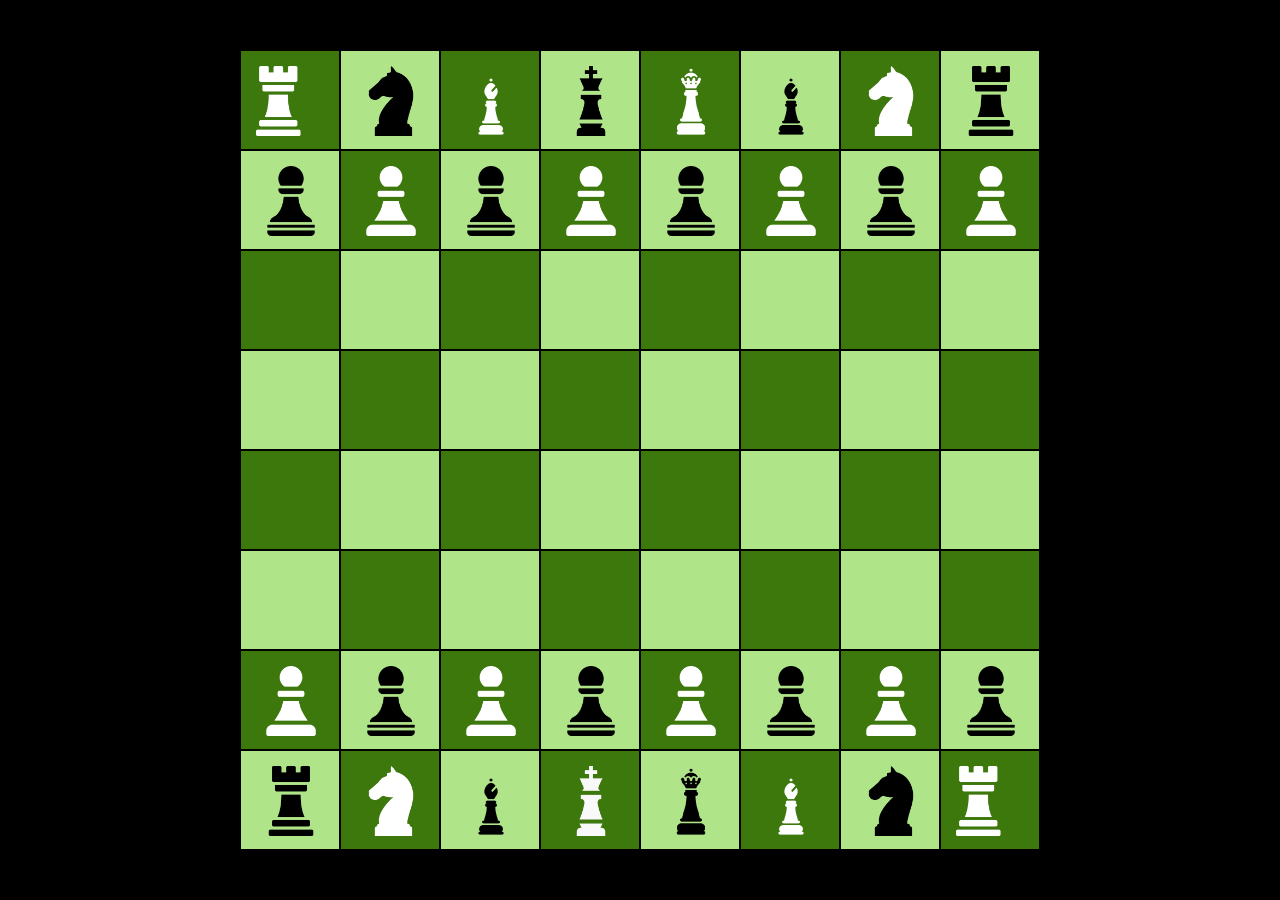
<file: ChessBord/index.html>
<!DOCTYPE html>
<html lang="en">
<head>
    <meta charset="UTF-8">
    <meta name="viewport" content="width=device-width, initial-scale=1.0">
    <title>Document</title>
    <link rel="stylesheet" type="text/css" href="style.css">
</head>
<body>

       <!-- Board -->
       <div class="chessboard">
        <div class="chess">
            <div class="Row-1">
                <div class="white">
                    <img src="img/WHITEROOK.png" height="70px" width="70px">
                </div>
                <div class="black">
                    <img src="img/BLACKHORSE.png" height="70px" width="70px">
                </div>
                <div class="white">
                    <img src="img/WHITEBISHOP.png" height="70px" width="70px">
                </div>
                <div class="black">
                    <img src="img/BLACKKING.png" height="70px" width="70px">
                </div>
                <div class="white">
                    <img src="img/WHITEQUEEN.png" height="70px" width="70px">
                </div>
                <div class="black">
                    <img src="img/BLACKBISHOP.png" height="70px" width="70px">
                </div>
                <div class="white">
                    <img src="img/WHITEHORSE.png" height="70px" width="70px">
                </div>
                <div class="black">
                    <img src="img/BLACKROOK.png" height="70px" width="70px">
                </div>
            </div>

            <div class="Row-2">
                <div class="black">
                    <img src="img/BLACKPAWAN.png" height="70px" width="70px">
                </div>
                <div class="white">
                    <img src="img/WHITEPAWAN.png" height="70px" width="70px">
                </div>
                <div class="black">
                    <img src="img/BLACKPAWAN.png" height="70px" width="70px">
                </div>
                <div class="white">
                    <img src="img/WHITEPAWAN.png" height="70px" width="70px">
                </div>
                <div class="black">
                    <img src="img/BLACKPAWAN.png" height="70px" width="70px">
                </div>
                <div class="white">
                    <img src="img/WHITEPAWAN.png" height="70px" width="70px">
                </div>
                <div class="black">
                    <img src="img/BLACKPAWAN.png" height="70px" width="70px">
                </div>
                <div class="white">
                    <img src="img/WHITEPAWAN.png" height="70px" width="70px">
                </div>
            </div>

            <div class="Row-1">
                <div class="white"></div>
                <div class="black"></div>
                <div class="white"></div>
                <div class="black"></div>
                <div class="white"></div>
                <div class="black"></div>
                <div class="white"></div>
                <div class="black"></div>
            </div>

            <div class="Row-2">
                <div class="black"></div>
                <div class="white"></div>
                <div class="black"></div>
                <div class="white"></div>
                <div class="black"></div>
                <div class="white"></div>
                <div class="black"></div>
                <div class="white"></div>
            </div>

            <div class="Row-1">
                <div class="white"></div>
                <div class="black"></div>
                <div class="white"></div>
                <div class="black"></div>
                <div class="white"></div>
                <div class="black"></div>
                <div class="white"></div>
                <div class="black"></div>
            </div>

            <div class="Row-2">
                <div class="black"></div>
                <div class="white"></div>
                <div class="black"></div>
                <div class="white"></div>
                <div class="black"></div>
                <div class="white"></div>
                <div class="black"></div>
                <div class="white"></div>
            </div>

            <div class="Row-1">
                <div class="white">
                    <img src="img/WHITEPAWAN.png" height="70px" width="70px">
                </div>
                <div class="black">
                    <img src="img/BLACKPAWAN.png" height="70px" width="70px">
                </div>
                <div class="white">
                    <img src="img/WHITEPAWAN.png" height="70px" width="70px">
                </div>
                <div class="black">
                    <img src="img/BLACKPAWAN.png" height="70px" width="70px">
                </div>
                <div class="white">
                    <img src="img/WHITEPAWAN.png" height="70px" width="70px">
                </div>
                <div class="black">
                    <img src="img/BLACKPAWAN.png" height="70px" width="70px">
                </div>
                <div class="white">
                    <img src="img/WHITEPAWAN.png" height="70px" width="70px">
                </div>
                <div class="black">
                    <img src="img/BLACKPAWAN.png" height="70px" width="70px">
                </div>
            </div>

            <div class="Row-2">
                <div class="black">
                    <img src="img/BLACKROOK.png" height="70px" width="70px">
                </div>
                <div class="white">
                    <img src="img/WHITEHORSE.png" height="70px" width="70px">
                </div>
                <div class="black">
                    <img src="img/BLACKBISHOP.png" height="70px" width="70px">
                </div>
                <div class="white">
                    <img src="img/WHITEKING.png" height="70px" width="70px">
                </div>
                <div class="black">
                    <img src="img/BLACKQUEEN.png" height="70px" width="70px">
                </div>
                <div class="white">
                    <img src="img/WHITEBISHOP.png" height="70px" width="70px">
                </div>
                <div class="black">
                    <img src="img/BLACKHORSE.png" height="70px" width="70px">
                </div>
                <div class="white">
                    <img src="img/WHITEROOK.png" height="70px" width="70px">
                </div>
            </div>
        </div>
    </div>

    
</body>
</html>
</file>
<file: ChessBord/style.css>
* {
    margin: 0%;
    padding: 0%;
    box-sizing: border-box;
}

body {
    background-color: black;
}

.chessboard {
    width: 100%;
    margin-top: 50px;
}

.chess {
    height: 800px;
    width: 800px;
    margin: auto;
}

.white {
    height: 100px;
    width: 100px;
    background-color: #3d780d;
    border: 1px solid black;
    float: left;
}

.white img {
    margin: 15px 15px;
}

.black {
    height: 100px;
    width: 100px;
    background-color: #b0e488;
    border: 1px solid black;
    float: left;
}

.black img {
    margin: 15px 15px;
}
</file>
